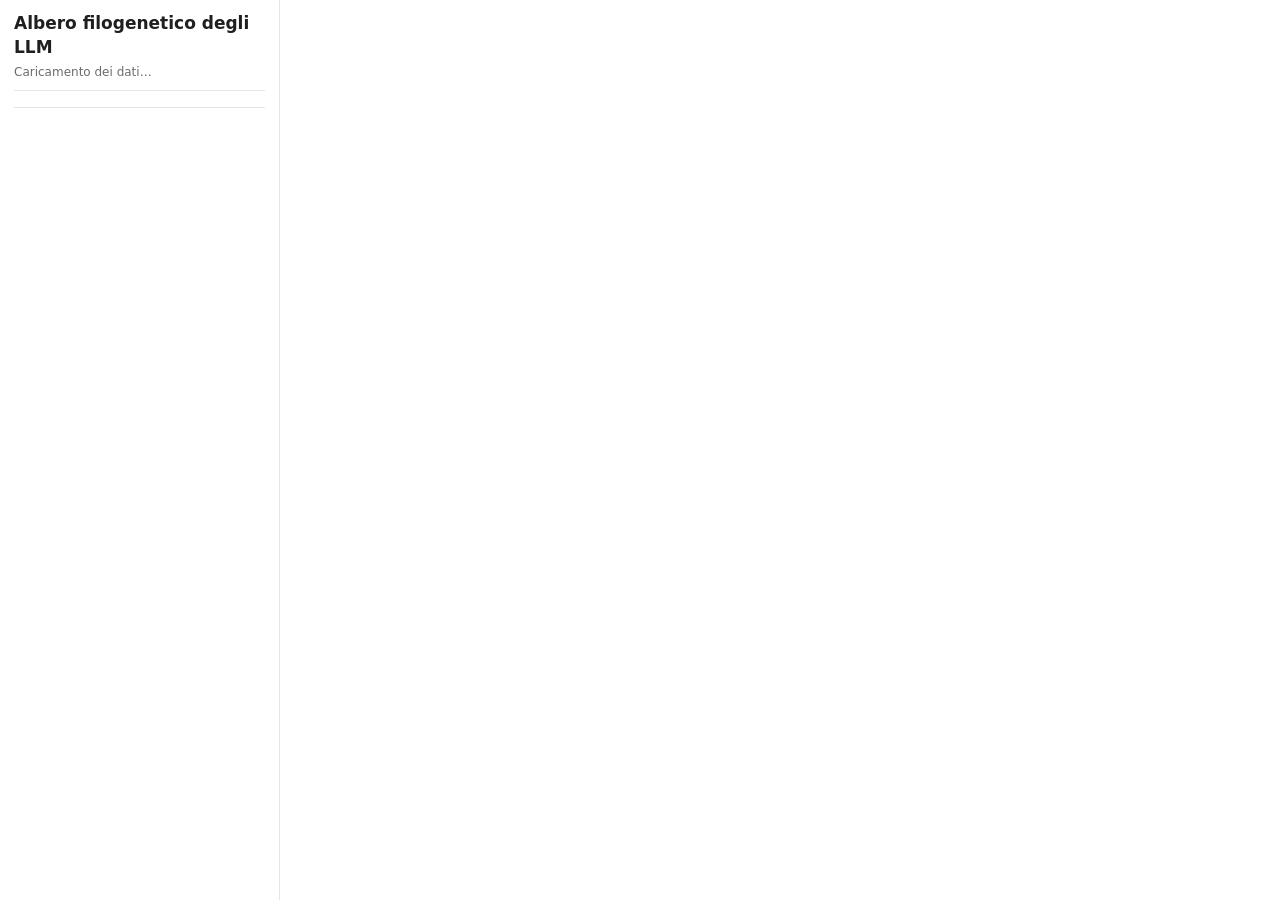
<file: index.html>
<!doctype html>
<html lang="it">
<head>
<meta charset="utf-8">
<meta http-equiv="refresh" content="0; url=web/">
<title>Albero filogenetico degli LLM</title>
</head>
<body>
<p>Apertura della demo… se non parte da sola: <a href="web/">apri l'albero filogenetico degli LLM</a>.</p>
</body>
</html>
</file>
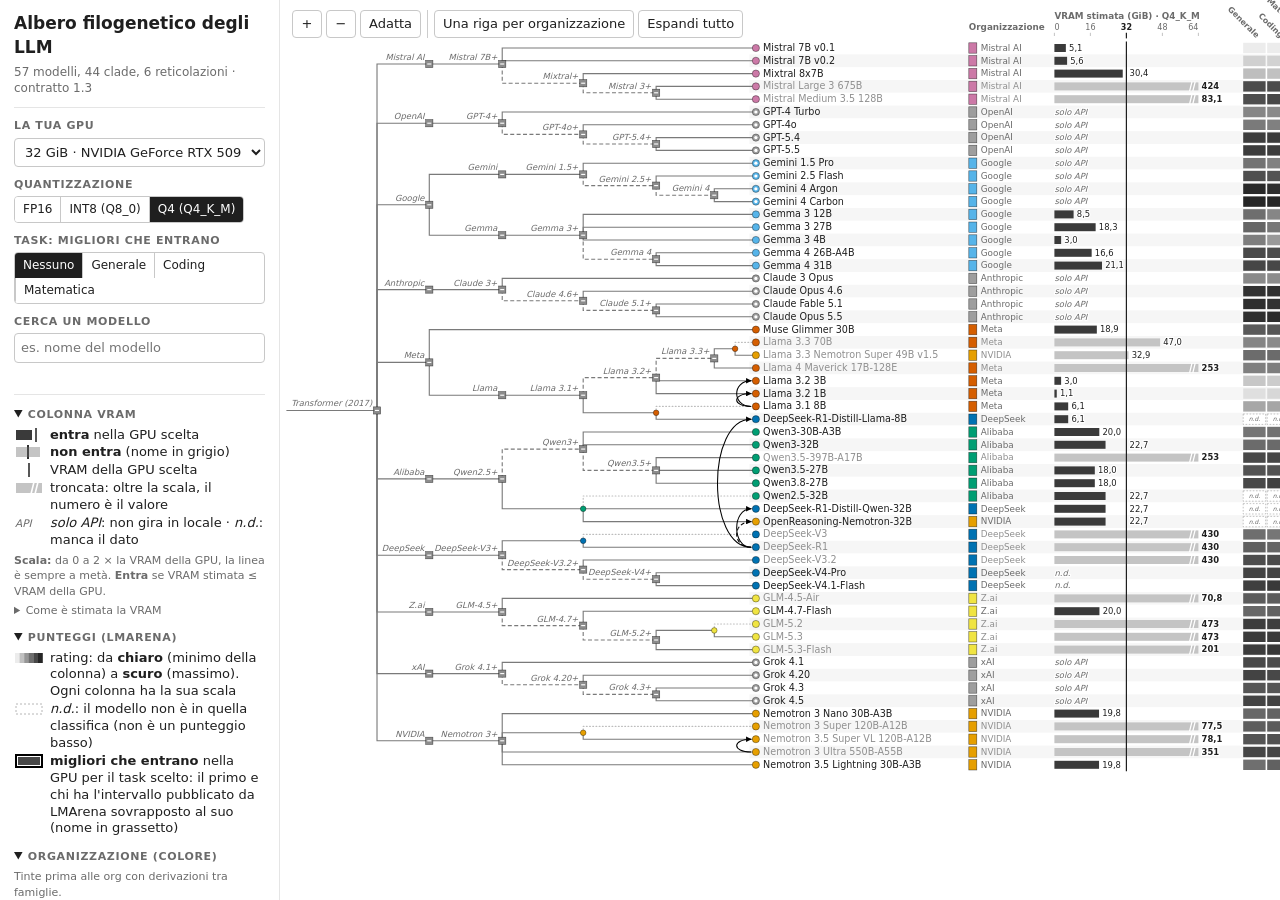
<file: web/index.html>
<!doctype html>
<html lang="it">
<head>
  <meta charset="utf-8">
  <meta name="viewport" content="width=device-width, initial-scale=1">
  <title>Albero filogenetico degli LLM</title>
  <link rel="stylesheet" href="style.css">
</head>
<body>
  <div id="mock-banner" hidden>DATI FINTI (mock) – non usare nella demo</div>
  <div class="app">
    <aside id="sidebar">
      <header>
        <h1>Albero filogenetico degli LLM</h1>
        <p id="status">Caricamento dei dati…</p>
      </header>
      <section id="controls" aria-label="Controlli"></section>
      <section id="legend" aria-label="Legenda"></section>
    </aside>
    <main id="viz-wrap">
      <svg id="viz" role="img" aria-label="Cladogramma dei modelli linguistici con colonne allineate"></svg>
    </main>
  </div>
  <script src="lib/d3.min.js"></script>
  <script type="module" src="js/main.js"></script>
</body>
</html>
</file>
<file: web/style.css>
:root {
  --fg: #1f1f1f;
  --muted: #6b6b6b;
  --bg: #ffffff;
  --line: #e5e5e5;
  --danger: #b00020;
  --link: #7a7a7a;        /* archi tree: grigio medio, la tinta resta alle org */
  --guide: #bdbdbd;       /* linea guida "stesso modello" */
  --mark-border: rgba(0, 0, 0, 0.6); /* bordo sottile di cerchi e strip (contrasto del giallo) */
  --sidebar-w: 320px;
}

* { box-sizing: border-box; }
html, body { height: 100%; }
body {
  margin: 0;
  font: 13px/1.4 system-ui, -apple-system, "Segoe UI", Roboto, sans-serif;
  color: var(--fg);
  background: var(--bg);
  display: flex;
  flex-direction: column;
}

#mock-banner {
  background: var(--danger); color: #fff; text-align: center;
  font-weight: 700; padding: 4px; letter-spacing: .04em;
}

.app { flex: 1; display: flex; min-height: 0; }

#sidebar {
  width: var(--sidebar-w); flex: none;
  border-right: 1px solid var(--line);
  overflow-y: auto;
  padding: 12px 14px 24px;
}
#sidebar header { margin-bottom: 10px; }
h1 { margin: 0; font-size: 17px; }
#status { margin: 4px 0 0; color: var(--muted); font-size: 12px; }
#status.error { color: var(--danger); font-weight: 600; }

#viz-wrap { flex: 1; min-width: 0; position: relative; overflow: hidden; }
#viz { display: block; width: 100%; height: 100%; }

/* ---------- Legenda ---------- */
.legend-section { margin-top: 10px; }
.legend-section h3 {
  margin: 0 0 3px; font-size: 11px; text-transform: uppercase;
  letter-spacing: .06em; color: var(--muted);
}
/* Sezioni richiudibili: il titolo e' il <summary>, con il triangolo nativo. */
details.legend-section > summary { cursor: pointer; margin: 0 0 3px; }
details.legend-section > summary h3 { display: inline; margin: 0; }
details.legend-section:not([open]) > summary { margin-bottom: 0; }
details.legend-note > summary { cursor: pointer; }
.legend-list { list-style: none; margin: 0; padding: 0; }
.legend-list.two-cols { columns: 2; column-gap: 8px; }
.legend-list.two-cols li { break-inside: avoid; }
.legend-lead { margin: 0 0 4px; }
.legend-list li { display: flex; align-items: flex-start; gap: 6px; margin: 1px 0; flex-wrap: wrap; line-height: 1.3; }
.legend-list li > svg { flex: none; margin-top: 1px; }
.legend-list li > span { flex: 1; min-width: 0; }
.legend-note { font-size: 11px; color: var(--muted); margin: 4px 0 0; width: 100%; padding-left: 36px; }
.legend-section > .legend-note { padding-left: 0; }
.muted { color: var(--muted); }

/* ---------- Albero ---------- */
.link { fill: none; stroke: var(--link); stroke-width: 1.4; }
.link-documented { }
.link-inferred { stroke-dasharray: 5 3; }
.link-self { stroke: var(--guide); stroke-width: 1.4; stroke-dasharray: 1 3; stroke-linecap: round; }

/* Reticolazioni (M2): curve nere sopra l'albero, freccia sul figlio.
   Continua = documentata, tratteggio 5 3 = dedotta (stesso codice dell'albero). */
.ret { fill: none; stroke: #000; stroke-width: 1.3; }
.ret-inferred { stroke-dasharray: 5 3; }
.ret-arrow { fill: #000; }
.model-mark { stroke: var(--mark-border); stroke-width: 0.75; }
.closed-hole { fill: #fff; stroke: none; }
.clade-mark { fill: #8c8c8c; stroke: var(--mark-border); stroke-width: 0.75; }

.leaf-label { font-size: 12px; fill: var(--fg); }
.clade-label { font-size: 10.5px; font-style: italic; fill: var(--muted); }

/* ---------- Colonne ---------- */
.col-header { font-size: 11px; font-weight: 600; fill: var(--muted); }
.strip-cell { stroke: var(--mark-border); stroke-width: 0.75; }
.org-name { font-size: 11px; fill: var(--muted); }

.row-band.even { fill: #ffffff; }
.row-band.odd { fill: #f6f6f6; }

/* ---------- Controlli ---------- */
#controls { border-top: 1px solid var(--line); border-bottom: 1px solid var(--line); padding: 10px 0 6px; }
.field { margin-bottom: 10px; }
.field > label, .field-label { display: block; font-size: 11px; font-weight: 600; text-transform: uppercase; letter-spacing: .06em; color: var(--muted); margin-bottom: 4px; }
select, input[type=search] {
  width: 100%; font: inherit; padding: 5px 6px;
  border: 1px solid #c8c8c8; border-radius: 4px; background: #fff; color: var(--fg);
}
.segmented { display: inline-flex; border: 1px solid #c8c8c8; border-radius: 4px; overflow: hidden; }
.segmented button {
  font: inherit; font-size: 12px; padding: 4px 12px; border: 0; background: #fff; color: var(--fg); cursor: pointer;
}
.segmented button + button { border-left: 1px solid #c8c8c8; }
.segmented button.active { background: #1f1f1f; color: #fff; }
.segmented button:focus-visible, .zoom-controls button:focus-visible { outline: 2px solid #0072B2; outline-offset: 1px; }
.search-msg { font-size: 12px; color: var(--danger); min-height: 1em; margin-top: 3px; }

/* ---------- Zoom ---------- */
.zoom-controls { position: absolute; left: 12px; top: 10px; display: flex; gap: 4px; z-index: 5; }
.zoom-controls button {
  font: inherit; min-width: 30px; height: 28px; padding: 0 8px; cursor: pointer;
  border: 1px solid #c8c8c8; border-radius: 4px; background: rgba(255,255,255,.95); color: var(--fg);
}
#viz { cursor: grab; }
#viz:active { cursor: grabbing; }

/* ---------- Intestazione fissa delle colonne ---------- */
.header-bg { fill: #fff; }
.vram-tick { font-size: 10px; fill: var(--muted); font-variant-numeric: tabular-nums; }
.vram-tick.tick-gpu { fill: var(--fg); font-weight: 700; }
.vram-tickmark { stroke: #b5b5b5; stroke-width: 1; }

/* ---------- Colonna VRAM ---------- */
.vram-bar { fill: #3a3a3a; }
.vram-bar.fits { fill: #3a3a3a; }      /* luminanza bassa = entra */
.vram-bar.nofit { fill: #c4c4c4; }     /* luminanza alta = non entra */
.vram-break { fill: none; stroke: #fff; stroke-width: 1.6; }
.gpu-line { stroke: #1f1f1f; stroke-width: 1.5; }
.vram-value {
  font-size: 10.5px; fill: var(--fg); font-variant-numeric: tabular-nums;
  paint-order: stroke; stroke: #fff; stroke-width: 3px; stroke-linejoin: round;
}
.vram-value.is-text { font-style: italic; fill: var(--muted); }
.vram-value.clipped { font-weight: 600; }

/* ---------- Filtro: attenuazione (focus + context) ----------
   Solo il TESTO si attenua (etichetta e nome dell'org): cerchi e strip
   restano a piena tinta, perche' la tinta codifica l'organizzazione e
   un'opacita' ridotta la trasformerebbe in un'altra (blu → celeste).
   La barra chiara dice gia' "non entra" con la luminanza. */
.leaf-label.dim, .org-name.dim { fill: #8f8f8f; }

/* ---------- Hover e ricerca ---------- */
.row-hit { fill: transparent; cursor: pointer; }
.row-band.hover { fill: #e9e9e9; }
.row-band.found { fill: #e2e2e2; stroke: #1f1f1f; stroke-width: 1; }
.leaf-label.found { font-weight: 700; }
.found-halo { fill: none; stroke: none; }
.node.found .found-halo { stroke: #1f1f1f; stroke-width: 1.5; }
.leaf-label.found.dim { fill: var(--fg); } /* il risultato della ricerca non si attenua */
.link-hit { fill: none; stroke: transparent; stroke-width: 8; cursor: pointer; }
.node-inner { cursor: pointer; }

/* ---------- Tooltip ---------- */
#tooltip {
  position: absolute; z-index: 10; max-width: 380px;
  background: #fff; color: var(--fg); border: 1px solid #c8c8c8; border-radius: 6px;
  box-shadow: 0 4px 16px rgba(0,0,0,.14); padding: 8px 10px; font-size: 12px; pointer-events: none;
}
#tooltip.pinned { pointer-events: auto; border-color: #1f1f1f; }
#tooltip[hidden] { display: none; }
.tt-title { font-weight: 700; font-size: 13px; display: flex; align-items: center; gap: 6px; padding-right: 16px; }
.tt-dot { width: 10px; height: 10px; border-radius: 50%; border: .75px solid var(--mark-border); flex: none; }
.tt-sub { color: var(--muted); margin: 1px 0 6px; }
#tooltip table { border-collapse: collapse; width: 100%; }
#tooltip th { text-align: left; font-weight: 600; color: var(--muted); padding: 2px 8px 2px 0; vertical-align: top; white-space: nowrap; }
#tooltip td { padding: 2px 0; vertical-align: top; }
#tooltip .nd { font-style: italic; color: var(--muted); }
#tooltip .ok { font-weight: 700; }
#tooltip .ko { font-weight: 700; color: var(--danger); }
#tooltip sup.ref { color: var(--muted); font-size: 9px; margin-left: 1px; }
.tt-sources { margin-top: 6px; border-top: 1px solid var(--line); padding-top: 4px; font-size: 11px; }
.tt-sources-title { font-weight: 600; color: var(--muted); }
.tt-sources ol { list-style: none; margin: 2px 0 0; padding: 0; }
.tt-sources a { color: #0057a3; }
.tt-close { position: absolute; top: 4px; right: 6px; border: 0; background: none; font-size: 16px; cursor: pointer; color: var(--muted); }
details.legend-note code { display: block; white-space: pre-wrap; word-break: break-word; font-size: 10.5px; margin-top: 4px; }

/* ---------- Heatmap dei punteggi (M2) ---------- */
.score-rect { stroke: none; }
.score-rect.score-nd { fill: #fff; stroke: #9e9e9e; stroke-width: 0.75; stroke-dasharray: 2 2; }
.score-nd-text { font-size: 7.5px; font-style: italic; fill: var(--muted); }
.score-frame { fill: none; stroke: #1f1f1f; stroke-width: 1.5; }
.score-head { font-size: 10px; }
.score-head.selected { font-weight: 700; fill: var(--fg); }
.best-outer { fill: none; stroke: #000; stroke-width: 2; }
.best-inner { fill: none; stroke: #fff; stroke-width: 1; }
.leaf-label.best { font-weight: 700; }
.segmented-task { flex-wrap: wrap; }
.best-answer { font-size: 12px; margin-top: 6px; }
.best-answer:empty { display: none; }
.best-head { margin-bottom: 2px; }
.best-list { margin: 3px 0 0; padding-left: 20px; }
.best-list li { margin: 1px 0; }
.linklike { font: inherit; border: 0; background: none; padding: 0; color: #0057a3; text-decoration: underline; cursor: pointer; text-align: left; }

/* Schermi stretti (proiettore 1280): pannello da 280 px, approvato in M2-a. */
@media (max-width: 1365px) {
  :root { --sidebar-w: 280px; }
  .segmented button { padding: 4px 8px; }
}
.segmented button { white-space: nowrap; }
#tooltip .tt-note { font-size: 10.5px; color: var(--muted); padding: 0 0 4px; }

/* ---------- Cammino fino alla radice (M2-d) ---------- */
.link.on-path { stroke: #1f1f1f; stroke-width: 2.6; }
.link.off-path { stroke: #cfcfcf; }
.ret.on-path { stroke-width: 2.4; }
.ret.off-path { stroke: #cfcfcf; }
.ret-arrow-off { fill: #cfcfcf; }
.clade-label.on-path { font-weight: 700; fill: var(--fg); }

/* ---------- Comprimi / espandi i cladi (M2-d) ---------- */
.clade-toggle { cursor: pointer; }
.clade-glyph { stroke: #fff; stroke-width: 1.4; fill: none; pointer-events: none; }
.clade-toggle:hover .clade-mark { fill: #4d4d4d; }
/* Triangolo del clade compresso: grigio chiaro (non ha tinta: un clade
   compresso puo' contenere piu' organizzazioni, la tinta sta nella strip). */
.collapsed-wedge { fill: #e3e3e3; stroke: #8c8c8c; stroke-width: 0.8; }
.leaf-label.collapsed-label { font-style: italic; fill: var(--fg); }
.org-name.collapsed-org { font-style: italic; }
.vram-value.collapsed-count { font-style: italic; fill: var(--fg); }
.score-pack-bg { fill: #fff; }
.score-pack-text { font-size: 10px; font-weight: 700; fill: var(--fg); }
.zoom-controls .zoom-sep { width: 1px; background: var(--border, #ccc); margin: 0 2px; padding: 0; pointer-events: none; }
.collapsed-count { paint-order: stroke; stroke: #fff; stroke-width: 3px; stroke-linejoin: round; }
.collapsed-count-bg { fill: #fff; }
</file>
